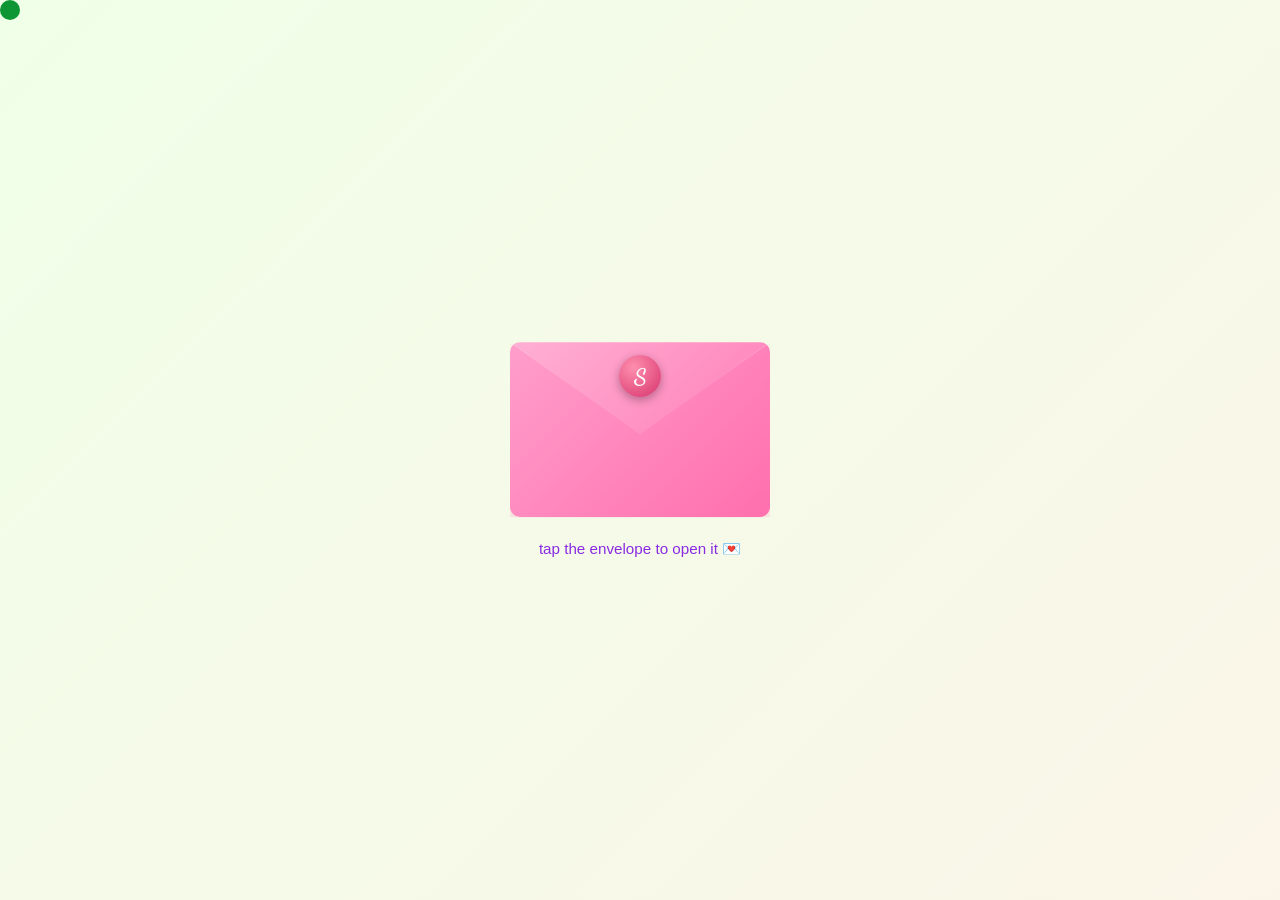
<file: index.html>
<!DOCTYPE html>
<html lang="en">
<head>
<meta charset="UTF-8">
<meta name="viewport" content="width=device-width, initial-scale=1.0">
<title>Happy Birthday Sandeepta 💗</title>
<script src="https://cdnjs.cloudflare.com/ajax/libs/gsap/3.12.2/gsap.min.js"></script>
<link rel="stylesheet" href="style.css">
</head>
<body>
    <div class="cursor"></div>

    <div class="envelope-scene" id="envelopeScene">
        <div class="envelope" id="envelope">
            <div class="envelope-letter">
                <div class="letter-heading">For</div>
                <div class="letter-name">Sandeepta</div>
                <div class="letter-heart">💗</div>
            </div>
            <div class="envelope-front"></div>
            <div class="envelope-flap">
                <div class="wax-seal">S</div>
            </div>
        </div>
        <div class="envelope-hint">tap the envelope to open it 💌</div>
    </div>

    <div class="container" id="mainContent">
        <div class="pre-title">a little something for</div>
        <h1>Happy Birthday<br>Sandeepta 💗</h1>
        <div class="greeting"></div>
        <button class="cta-button">Open Your Surprise 💌</button>
    </div>

    <script src="script.js"></script>
</body>
</html>
</file>
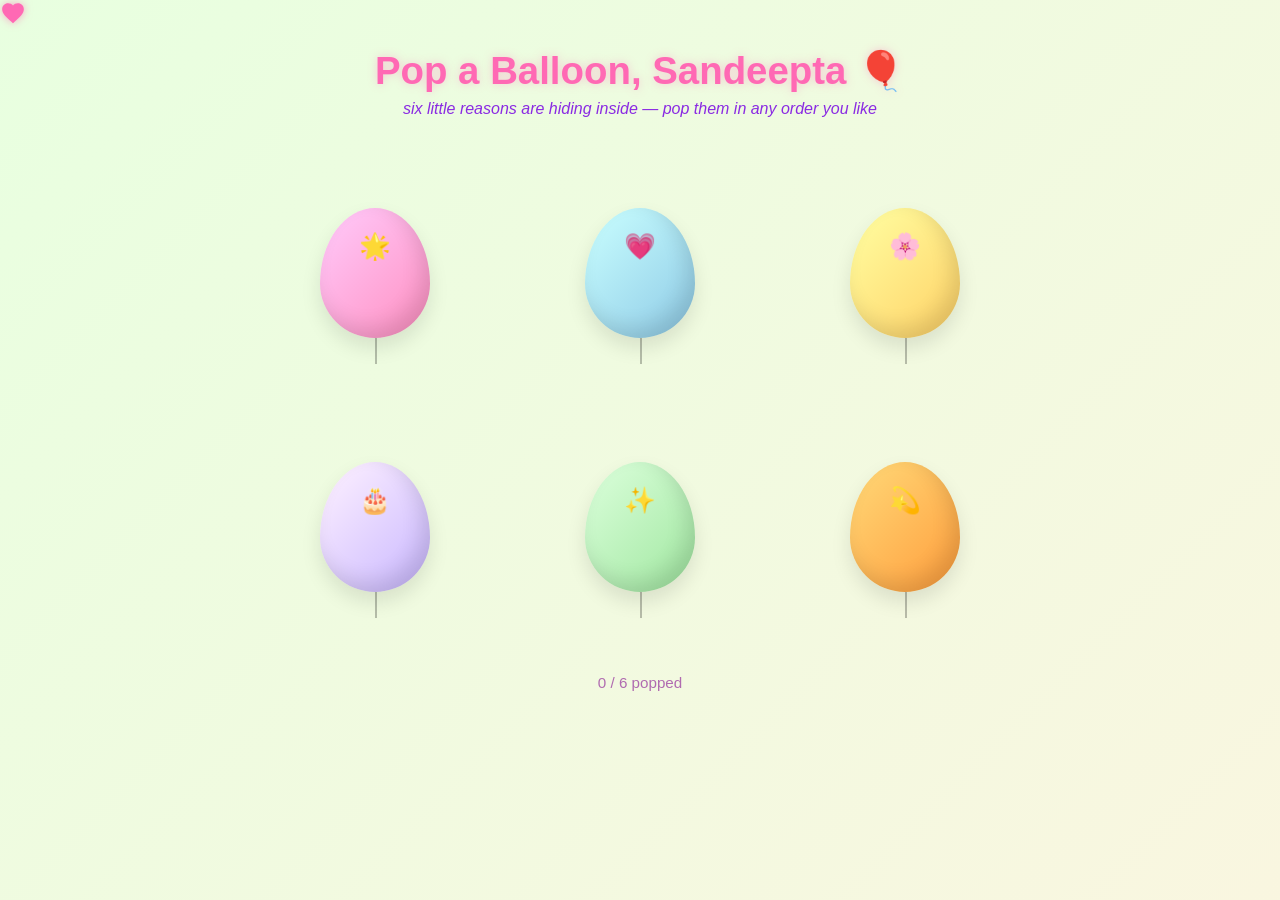
<file: reasons.html>
<!DOCTYPE html>
<html lang="en">
<head>
<meta charset="UTF-8">
<meta name="viewport" content="width=device-width, initial-scale=1.0">
<title>Pop a Balloon 🎈</title>
<script src="https://cdnjs.cloudflare.com/ajax/libs/gsap/3.12.2/gsap.min.js"></script>
<link rel="stylesheet" href="reasons.css">
</head>
<body>
    <div class="custom-cursor">
        <svg viewBox="0 0 24 24">
            <path fill="#ff69b4" d="M12 21.35l-1.45-1.32C5.4 15.36 2 12.28 2 8.5 2 5.42 4.42 3 7.5 3c1.74 0 3.41.81 4.5 2.09C13.09 3.81 14.76 3 16.5 3 19.58 3 22 5.42 22 8.5c0 3.78-3.4 6.86-8.55 11.54L12 21.35z"/>
        </svg>
    </div>

    <div class="container">
        <h1>Pop a Balloon, Sandeepta 🎈</h1>
        <p class="subtitle">six little reasons are hiding inside — pop them in any order you like</p>

        <div class="balloon-field" id="balloonField"></div>

        <div class="progress"><span id="progressCount">0</span> / 6 popped</div>
        <button class="continue-button" id="continueButton">One Last Thing... 💫</button>
    </div>

    <div class="confetti-layer" id="confettiLayer"></div>

    <script src="reasons.js"></script>
</body>
</html>
</file>
<file: style.css>
@import url('https://fonts.googleapis.com/css2?family=Dancing+Script:wght@700&display=swap');

* {
    margin: 0;
    padding: 0;
    box-sizing: border-box;
}

body {
    min-height: 100vh;
    display: flex;
    flex-direction: column;
    align-items: center;
    justify-content: center;
    background: linear-gradient(-45deg, #fee9f7, #e8f5fe, #fef2e8, #f0ffe8);
    background-size: 400% 400%;
    animation: gradientBG 15s ease infinite;
    font-family: 'Segoe UI', 'Arial Rounded MT Bold', Arial, sans-serif;
    overflow: hidden;
    position: relative;
    cursor: none;
}

.cursor {
    width: 20px;
    height: 20px;
    background: #ff69b4;
    border-radius: 50%;
    position: fixed;
    pointer-events: none;
    mix-blend-mode: difference;
    transition: transform 0.15s;
    z-index: 999;
    top: 0;
    left: 0;
}

/* ---------- Envelope intro ---------- */
.envelope-scene {
    position: relative;
    z-index: 2;
    perspective: 1400px;
    display: flex;
    flex-direction: column;
    align-items: center;
    gap: 1.4rem;
}

.envelope {
    position: relative;
    width: 260px;
    height: 175px;
    cursor: pointer;
}

.envelope-letter {
    position: absolute;
    left: 50%;
    top: 10px;
    width: 82%;
    height: 130px;
    background: #fffaf5;
    border-radius: 10px;
    transform: translate(-50%, 0);
    box-shadow: 0 4px 14px rgba(0, 0, 0, 0.12);
    display: flex;
    align-items: center;
    justify-content: center;
    flex-direction: column;
    gap: 0.2rem;
    transition: transform 0.9s cubic-bezier(.2, .8, .2, 1);
    z-index: 1;
    text-align: center;
}

.letter-heading {
    font-size: 0.8rem;
    letter-spacing: 0.25em;
    text-transform: uppercase;
    color: #c98fc9;
}

.letter-name {
    font-family: 'Dancing Script', cursive;
    font-size: 2rem;
    color: #ff4fa0;
}

.letter-heart {
    font-size: 1.1rem;
}

.envelope-front {
    position: absolute;
    inset: 0;
    clip-path: polygon(0 0, 50% 52%, 100% 0, 100% 100%, 0 100%);
    background: linear-gradient(135deg, #ff9ecb, #ff6fae);
    border-radius: 10px;
    box-shadow: 0 15px 35px rgba(255, 105, 180, 0.35);
    z-index: 2;
}

.envelope-flap {
    position: absolute;
    top: 0;
    left: 0;
    right: 0;
    height: 92px;
    background: linear-gradient(135deg, #ffb0d4, #ff7fb8);
    clip-path: polygon(0 0, 100% 0, 50% 100%);
    transform-origin: top center;
    transition: transform 0.9s cubic-bezier(.2, .8, .2, 1);
    z-index: 3;
    border-radius: 10px 10px 0 0;
    backface-visibility: hidden;
}

.wax-seal {
    position: absolute;
    top: 34px;
    left: 50%;
    transform: translate(-50%, -50%);
    width: 42px;
    height: 42px;
    border-radius: 50%;
    background: radial-gradient(circle at 35% 30%, #ff8fae, #d6336c);
    color: #fff;
    display: flex;
    align-items: center;
    justify-content: center;
    font-family: 'Dancing Script', cursive;
    font-size: 1.4rem;
    font-weight: 700;
    box-shadow: 0 3px 10px rgba(0, 0, 0, 0.3);
    transition: opacity 0.4s ease, transform 0.4s ease;
}

.envelope-hint {
    color: #8a2be2;
    font-size: 0.95rem;
    animation: pulseHint 1.6s ease-in-out infinite;
}

@keyframes pulseHint {
    0%, 100% { opacity: 0.5; }
    50% { opacity: 1; }
}

.envelope.open {
    animation: envelopeShake 0.4s ease;
}

@keyframes envelopeShake {
    0%, 100% { transform: rotate(0deg); }
    25% { transform: rotate(-3deg); }
    75% { transform: rotate(3deg); }
}

.envelope.open .envelope-flap {
    transform: rotateX(180deg);
}

.envelope.open .wax-seal {
    opacity: 0;
    transform: translate(-50%, -50%) scale(0.4);
}

.envelope.open .envelope-letter {
    transform: translate(-50%, -96px) scale(1.06);
}

.envelope-scene.hidden-away {
    pointer-events: none;
}

/* ---------- Main content ---------- */
.container {
    display: none;
    text-align: center;
    z-index: 1;
    padding: 1rem;
}

.pre-title {
    letter-spacing: 0.3em;
    text-transform: uppercase;
    font-size: 0.85rem;
    color: #b06bb0;
    margin-bottom: 0.75rem;
    opacity: 0;
}

h1 {
    font-size: 3.4rem;
    line-height: 1.2;
    color: #ff69b4;
    text-shadow: 0 0 10px rgba(255, 105, 180, 0.4);
    margin-bottom: 1.5rem;
    opacity: 0;
}

.greeting {
    font-size: 1.3rem;
    color: #8a2be2;
    margin-bottom: 2.5rem;
    min-height: 2.4em;
    max-width: 600px;
}

.cta-button {
    padding: 1rem 2.2rem;
    font-size: 1.1rem;
    background: linear-gradient(45deg, #ff69b4, #ff99cc);
    border: none;
    border-radius: 50px;
    color: white;
    cursor: pointer;
    box-shadow: 0 0 15px rgba(255, 105, 180, 0.5);
    transition: transform 0.3s, box-shadow 0.3s;
    opacity: 0;
}

.cta-button:hover {
    transform: scale(1.08);
    box-shadow: 0 0 25px rgba(255, 105, 180, 0.7);
}

.floating {
    position: absolute;
    pointer-events: none;
    opacity: 0;
    z-index: 5;
}

@keyframes gradientBG {
    0% { background-position: 0% 50%; }
    50% { background-position: 100% 50%; }
    100% { background-position: 0% 50%; }
}

@media (max-width: 768px) {
    h1 { font-size: 2.2rem; }
    .greeting { font-size: 1.05rem; }
    .cta-button { font-size: 1rem; }
    .envelope { width: 220px; height: 150px; }
}

@media (hover: none) {
    body, .cursor { cursor: auto; }
    .cursor { display: none; }
}
</file>
<file: reasons.css>
@import url('https://fonts.googleapis.com/css2?family=Dancing+Script:wght@700&display=swap');

* {
    margin: 0;
    padding: 0;
    box-sizing: border-box;
}

body {
    min-height: 100vh;
    background: linear-gradient(-45deg, #ffe0f0, #e0f0ff, #fff3e0, #e8ffe0);
    background-size: 400% 400%;
    animation: gradientBG 15s ease infinite;
    font-family: 'Segoe UI', Arial, sans-serif;
    display: flex;
    justify-content: center;
    padding: 3rem 1.5rem 6rem;
    cursor: none;
    overflow-x: hidden;
    position: relative;
}

@keyframes gradientBG {
    0% { background-position: 0% 50%; }
    50% { background-position: 100% 50%; }
    100% { background-position: 0% 50%; }
}

.custom-cursor {
    width: 26px;
    height: 26px;
    position: fixed;
    pointer-events: none;
    z-index: 999;
    top: 0;
    left: 0;
}

.custom-cursor svg {
    width: 100%;
    height: 100%;
    filter: drop-shadow(0 0 4px rgba(255, 105, 180, 0.6));
}

.container {
    max-width: 780px;
    width: 100%;
    text-align: center;
}

h1 {
    font-size: 2.4rem;
    color: #ff69b4;
    text-shadow: 0 0 10px rgba(255, 105, 180, 0.35);
}

.subtitle {
    color: #8a2be2;
    margin-top: 0.4rem;
    margin-bottom: 2.5rem;
    font-style: italic;
}

/* ---------- Balloon field ---------- */
.balloon-field {
    display: grid;
    grid-template-columns: repeat(3, 1fr);
    gap: 1.5rem 1rem;
    margin-bottom: 2rem;
}

.balloon-item {
    position: relative;
    height: 230px;
}

.balloon {
    position: absolute;
    inset: 0;
    margin: auto;
    width: 110px;
    height: 130px;
    border: none;
    border-radius: 50% 50% 50% 50% / 58% 58% 42% 42%;
    background: linear-gradient(135deg, var(--balloon-light), var(--balloon-color));
    box-shadow: inset -8px -10px 20px rgba(0, 0, 0, 0.12), 0 10px 20px rgba(0, 0, 0, 0.1);
    cursor: pointer;
    animation: bob 3.2s ease-in-out infinite;
    animation-delay: var(--bob-delay, 0s);
    transition: transform 0.2s ease, opacity 0.3s ease;
    font-size: 1.6rem;
    display: flex;
    align-items: flex-start;
    justify-content: center;
    padding-top: 1.4rem;
}

.balloon::after {
    content: '';
    position: absolute;
    bottom: -26px;
    left: 50%;
    width: 2px;
    height: 26px;
    background: rgba(0, 0, 0, 0.25);
}

.balloon:hover {
    transform: scale(1.06) rotate(-2deg);
}

@keyframes bob {
    0%, 100% { transform: translateY(0) rotate(-2deg); }
    50% { transform: translateY(-14px) rotate(2deg); }
}

.reason-card {
    position: absolute;
    inset: 0;
    background: rgba(255, 255, 255, 0.85);
    backdrop-filter: blur(6px);
    border-radius: 20px;
    padding: 1.1rem;
    font-size: 0.95rem;
    line-height: 1.5;
    color: #5a3d5c;
    box-shadow: 0 8px 24px rgba(255, 105, 180, 0.2);
    display: flex;
    align-items: center;
    justify-content: center;
    text-align: center;
    opacity: 0;
    transform: scale(0.6);
    pointer-events: none;
    transition: opacity 0.45s ease, transform 0.45s cubic-bezier(.2, 1.4, .4, 1);
}

.reason-card .reason-emoji {
    display: block;
    font-size: 1.4rem;
    margin-bottom: 0.4rem;
}

.balloon-item.popped .balloon {
    opacity: 0;
    transform: scale(1.4);
    pointer-events: none;
}

.balloon-item.popped .reason-card {
    opacity: 1;
    transform: scale(1);
    pointer-events: auto;
}

.progress {
    color: #b06bb0;
    font-size: 0.95rem;
    margin-bottom: 1.5rem;
}

.continue-button {
    padding: 1rem 2.2rem;
    font-size: 1.1rem;
    background: linear-gradient(45deg, #8a2be2, #ff69b4);
    border: none;
    border-radius: 50px;
    color: white;
    cursor: pointer;
    box-shadow: 0 0 15px rgba(255, 105, 180, 0.5);
    opacity: 0;
    transform: scale(0.7);
    pointer-events: none;
    transition: transform 0.3s, box-shadow 0.3s;
}

.continue-button.show {
    opacity: 1;
    transform: scale(1);
    pointer-events: auto;
}

.continue-button:hover {
    transform: scale(1.06);
    box-shadow: 0 0 25px rgba(255, 105, 180, 0.7);
}

.confetti-layer {
    position: fixed;
    inset: 0;
    pointer-events: none;
    z-index: 3;
}

.confetti-piece {
    position: absolute;
    top: 0;
    width: 8px;
    height: 14px;
    opacity: 0.9;
}

@media (max-width: 640px) {
    h1 { font-size: 1.8rem; }
    .balloon-field { grid-template-columns: repeat(2, 1fr); }
    .balloon-item { height: 210px; }
}

@media (hover: none) {
    body { cursor: auto; }
    .custom-cursor { display: none; }
}
</file>
